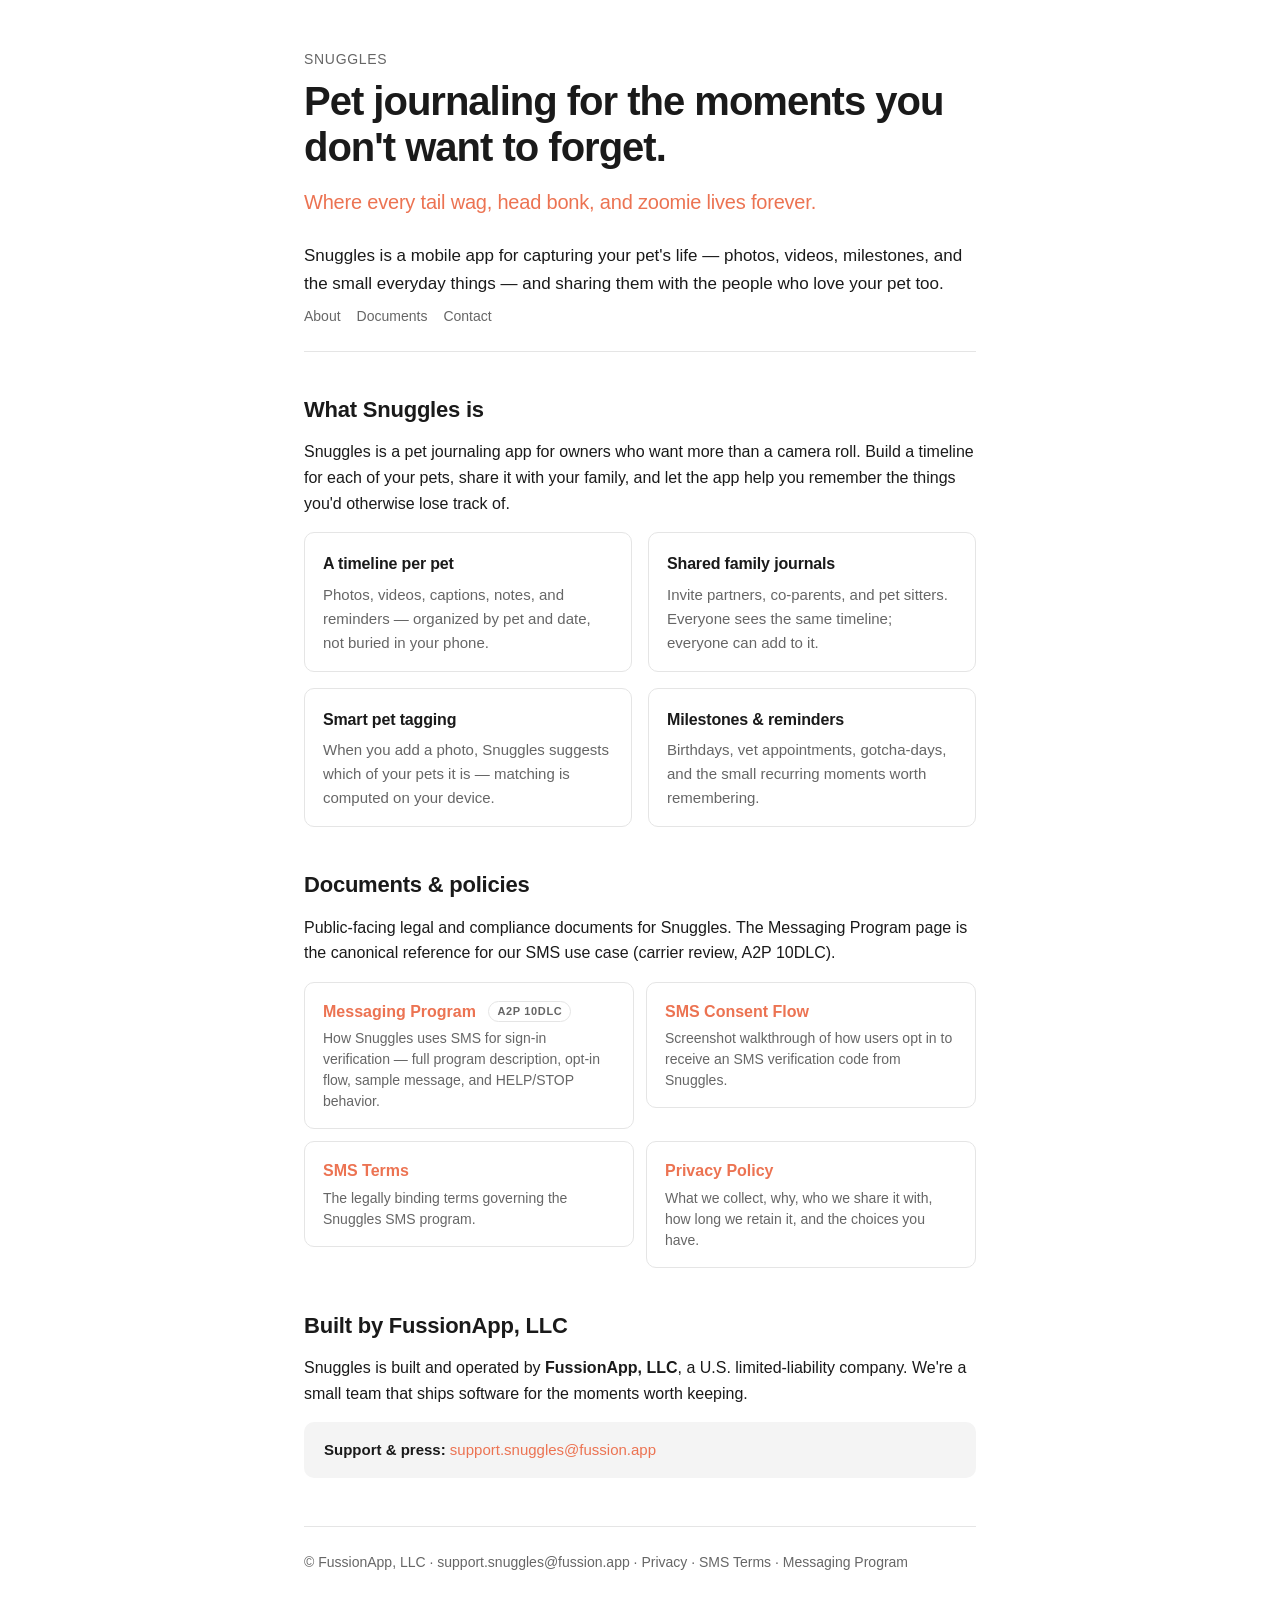
<file: index.html>
<!DOCTYPE html>
<html lang="en">
<head>
<meta charset="utf-8">
<meta name="viewport" content="width=device-width, initial-scale=1">
<title>Snuggles — Pet journaling for the moments you don't want to forget</title>
<meta name="description" content="Snuggles is a pet journaling app from FussionApp, LLC. Capture, share, and preserve every tail wag, head bonk, and zoomie of your pet's life.">
<link rel="icon" type="image/png" href="/icon.png">
<link rel="apple-touch-icon" href="/icon.png">
<link rel="stylesheet" href="/style.css">
<style>
  .hero h1 {
    font-size: 40px;
    line-height: 1.15;
    letter-spacing: -0.025em;
    margin: 8px 0 16px;
  }
  .hero .tagline {
    font-size: 20px;
    color: var(--accent);
    font-weight: 500;
    margin: 0 0 24px;
    letter-spacing: -0.01em;
  }
  .hero .lede {
    font-size: 17px;
    color: var(--fg);
    margin: 0 0 8px;
  }

  .feature-grid {
    display: grid;
    grid-template-columns: repeat(auto-fit, minmax(220px, 1fr));
    gap: 16px;
    margin: 16px 0 8px;
  }
  .feature {
    border: 1px solid var(--rule);
    border-radius: 10px;
    padding: 18px 18px 16px;
  }
  .feature .feature-title {
    font-weight: 600;
    margin-bottom: 6px;
    letter-spacing: -0.01em;
  }
  .feature .feature-body {
    font-size: 15px;
    color: var(--muted);
    margin: 0;
  }

  .doc-list {
    display: grid;
    grid-template-columns: repeat(auto-fit, minmax(260px, 1fr));
    gap: 12px;
    margin: 16px 0 8px;
    padding: 0;
    list-style: none;
  }
  .doc-list li {
    margin: 0;
  }
  .doc-list a.doc-card {
    display: block;
    border: 1px solid var(--rule);
    border-radius: 10px;
    padding: 16px 18px;
    color: var(--fg);
    transition: border-color 0.15s ease, background 0.15s ease;
  }
  .doc-list a.doc-card:hover {
    border-color: var(--accent);
    text-decoration: none;
    background: var(--code-bg);
  }
  .doc-list a.doc-card .doc-title {
    font-weight: 600;
    color: var(--accent);
    margin-bottom: 4px;
  }
  .doc-list a.doc-card .doc-desc {
    font-size: 14px;
    color: var(--muted);
    line-height: 1.5;
  }

  .doc-list .badge {
    display: inline-block;
    font-size: 11px;
    text-transform: uppercase;
    letter-spacing: 0.06em;
    color: var(--muted);
    border: 1px solid var(--rule);
    border-radius: 999px;
    padding: 1px 8px;
    margin-left: 8px;
    vertical-align: 2px;
  }

  .contact {
    background: var(--code-bg);
    border-radius: 10px;
    padding: 16px 20px;
    margin: 16px 0 0;
    font-size: 15px;
  }
</style>
</head>
<body>
<div class="container">
  <header class="hero">
    <div class="brand">Snuggles</div>
    <h1>Pet journaling for the moments you don't want to forget.</h1>
    <p class="tagline">Where every tail wag, head bonk, and zoomie lives forever.</p>
    <p class="lede">Snuggles is a mobile app for capturing your pet's life &mdash; photos, videos, milestones, and the small everyday things &mdash; and sharing them with the people who love your pet too.</p>
    <div class="nav">
      <a href="#about">About</a>
      <a href="#documents">Documents</a>
      <a href="#contact">Contact</a>
    </div>
  </header>

  <h2 id="about">What Snuggles is</h2>
  <p>Snuggles is a pet journaling app for owners who want more than a camera roll. Build a timeline for each of your pets, share it with your family, and let the app help you remember the things you'd otherwise lose track of.</p>

  <div class="feature-grid">
    <div class="feature">
      <div class="feature-title">A timeline per pet</div>
      <p class="feature-body">Photos, videos, captions, notes, and reminders &mdash; organized by pet and date, not buried in your phone.</p>
    </div>
    <div class="feature">
      <div class="feature-title">Shared family journals</div>
      <p class="feature-body">Invite partners, co-parents, and pet sitters. Everyone sees the same timeline; everyone can add to it.</p>
    </div>
    <div class="feature">
      <div class="feature-title">Smart pet tagging</div>
      <p class="feature-body">When you add a photo, Snuggles suggests which of your pets it is &mdash; matching is computed on your device.</p>
    </div>
    <div class="feature">
      <div class="feature-title">Milestones &amp; reminders</div>
      <p class="feature-body">Birthdays, vet appointments, gotcha-days, and the small recurring moments worth remembering.</p>
    </div>
  </div>

  <h2 id="documents">Documents &amp; policies</h2>
  <p>Public-facing legal and compliance documents for Snuggles. The Messaging Program page is the canonical reference for our SMS use case (carrier review, A2P 10DLC).</p>

  <ul class="doc-list">
    <li>
      <a class="doc-card" href="/messaging-program/">
        <div class="doc-title">Messaging Program <span class="badge">A2P 10DLC</span></div>
        <div class="doc-desc">How Snuggles uses SMS for sign-in verification &mdash; full program description, opt-in flow, sample message, and HELP/STOP behavior.</div>
      </a>
    </li>
    <li>
      <a class="doc-card" href="/sms-consent/">
        <div class="doc-title">SMS Consent Flow</div>
        <div class="doc-desc">Screenshot walkthrough of how users opt in to receive an SMS verification code from Snuggles.</div>
      </a>
    </li>
    <li>
      <a class="doc-card" href="/terms/">
        <div class="doc-title">SMS Terms</div>
        <div class="doc-desc">The legally binding terms governing the Snuggles SMS program.</div>
      </a>
    </li>
    <li>
      <a class="doc-card" href="/privacy/">
        <div class="doc-title">Privacy Policy</div>
        <div class="doc-desc">What we collect, why, who we share it with, how long we retain it, and the choices you have.</div>
      </a>
    </li>
  </ul>

  <h2 id="contact">Built by FussionApp, LLC</h2>
  <p>Snuggles is built and operated by <strong>FussionApp, LLC</strong>, a U.S. limited-liability company. We're a small team that ships software for the moments worth keeping.</p>

  <div class="contact">
    <strong>Support &amp; press:</strong> <a href="mailto:support.snuggles@fussion.app">support.snuggles@fussion.app</a>
  </div>

  <footer>
    &copy; FussionApp, LLC ·
    <a href="mailto:support.snuggles@fussion.app">support.snuggles@fussion.app</a> ·
    <a href="/privacy/">Privacy</a> ·
    <a href="/terms/">SMS Terms</a> ·
    <a href="/messaging-program/">Messaging Program</a>
  </footer>
</div>
</body>
</html>
</file>
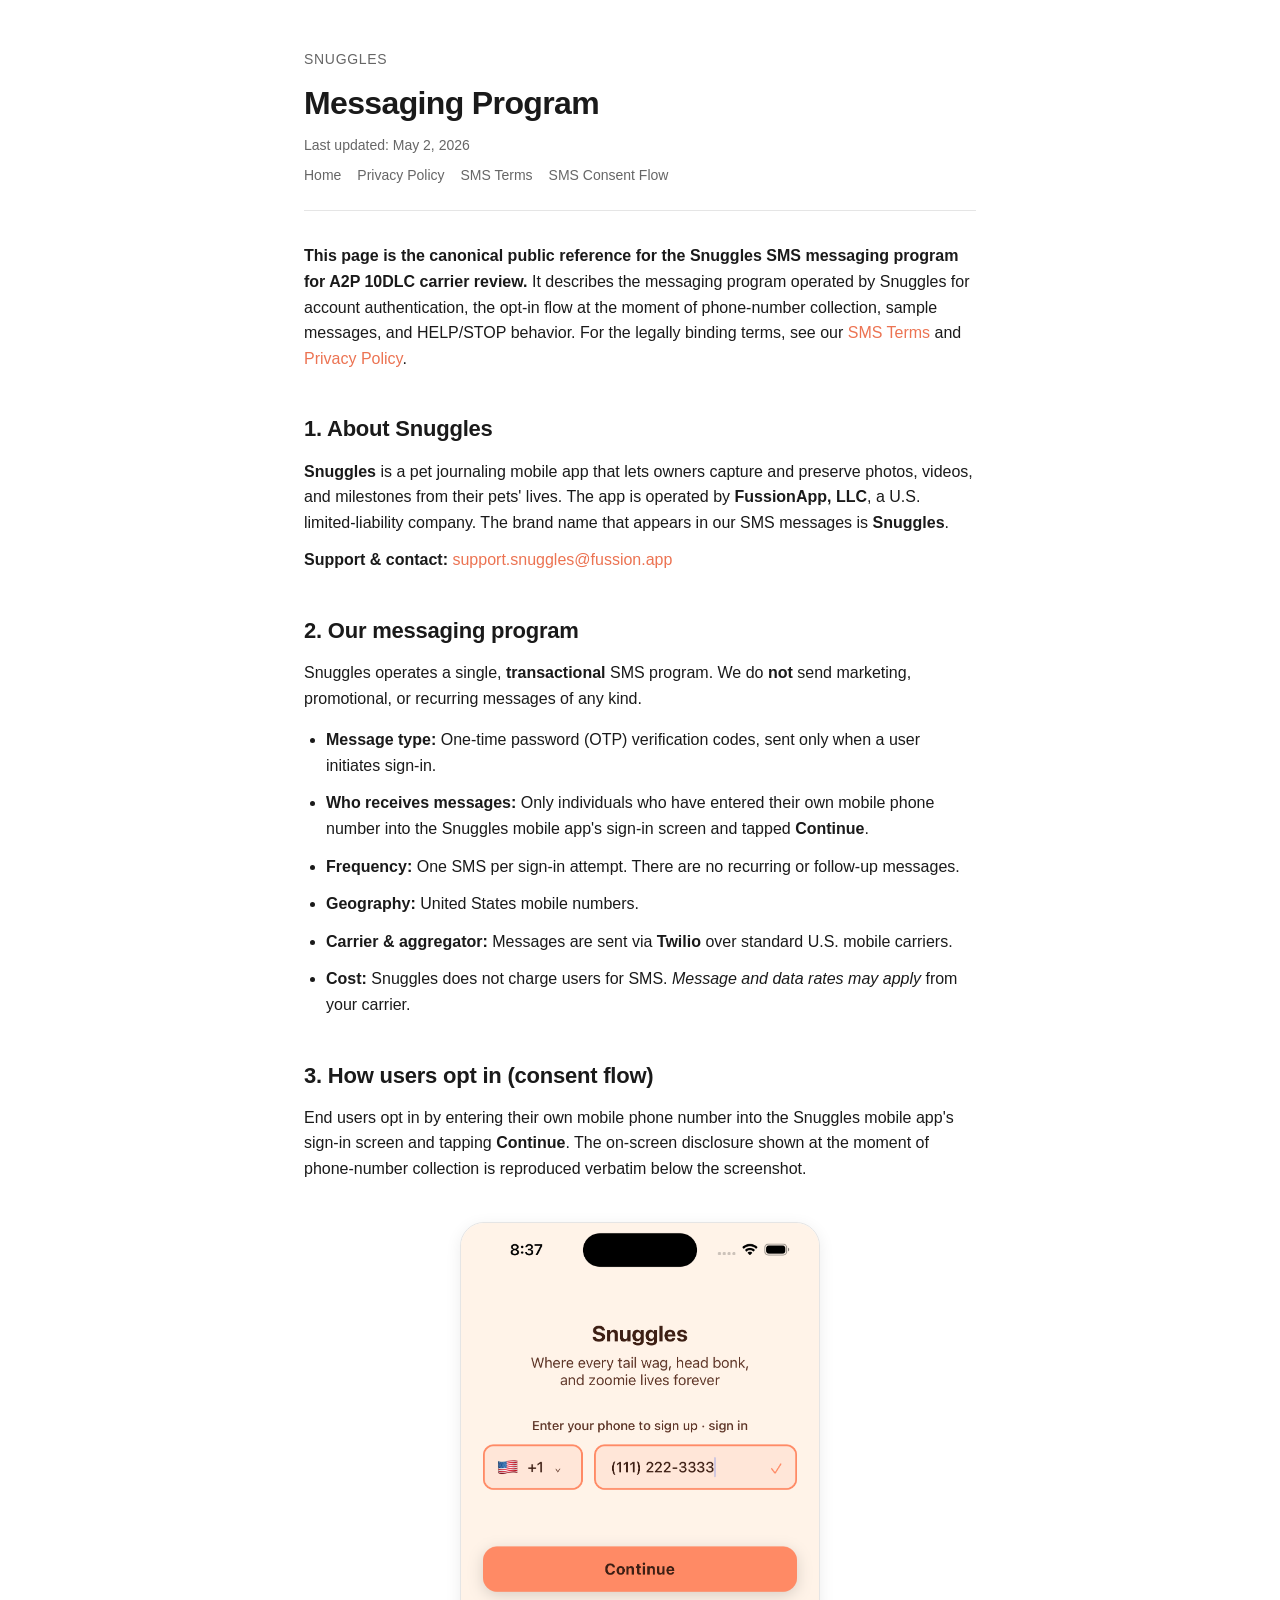
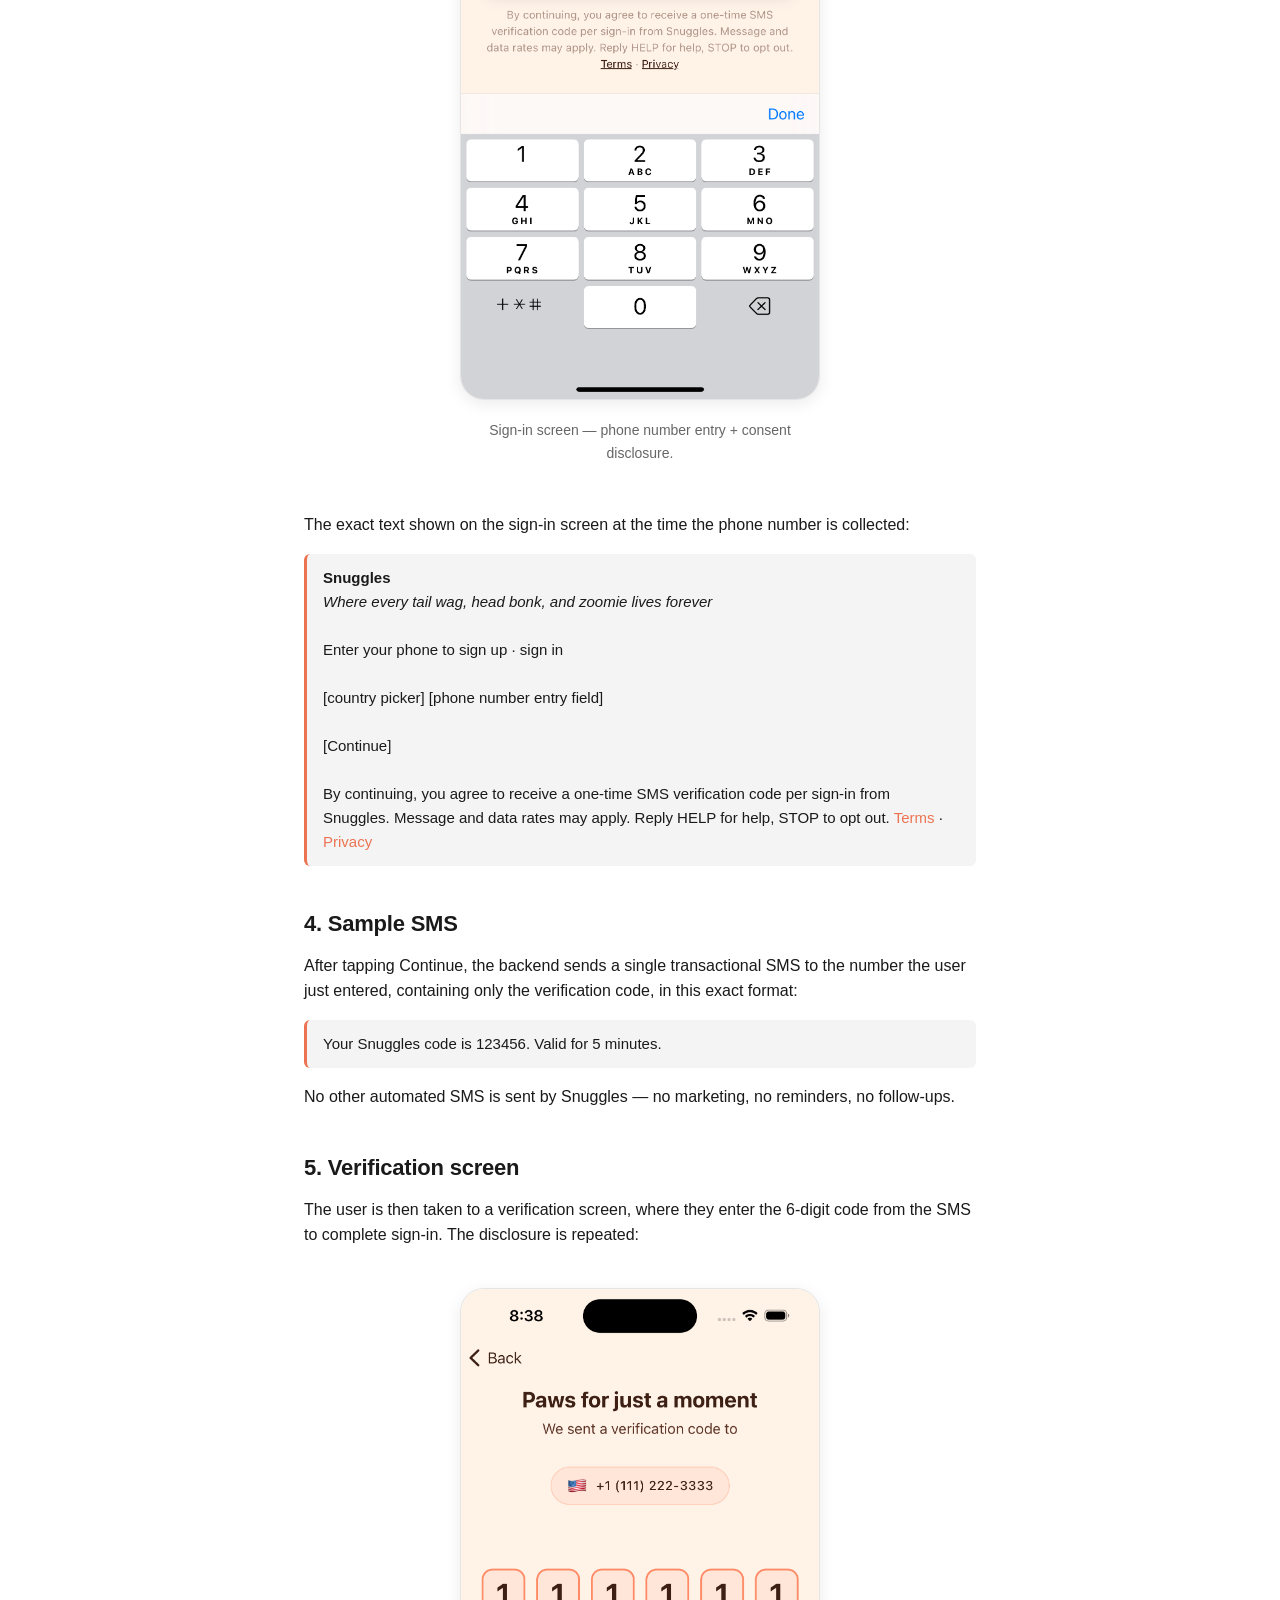
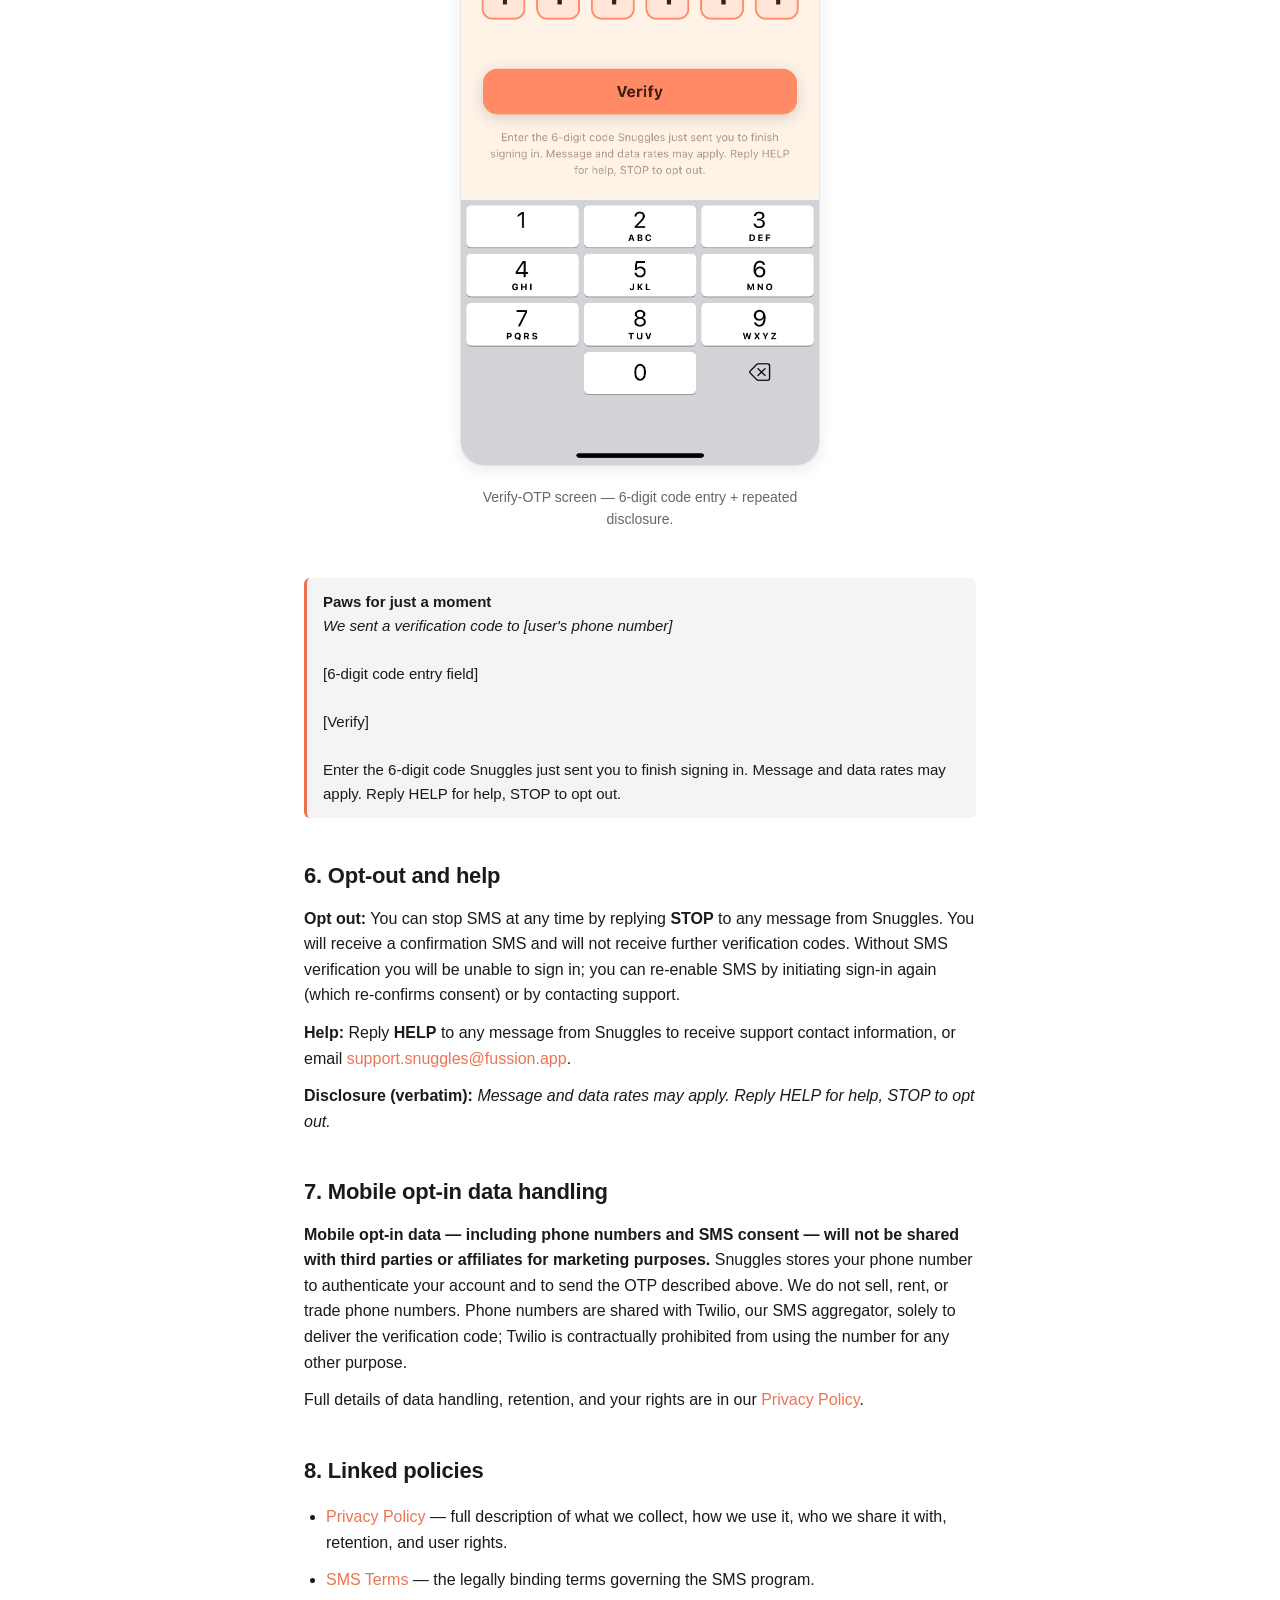
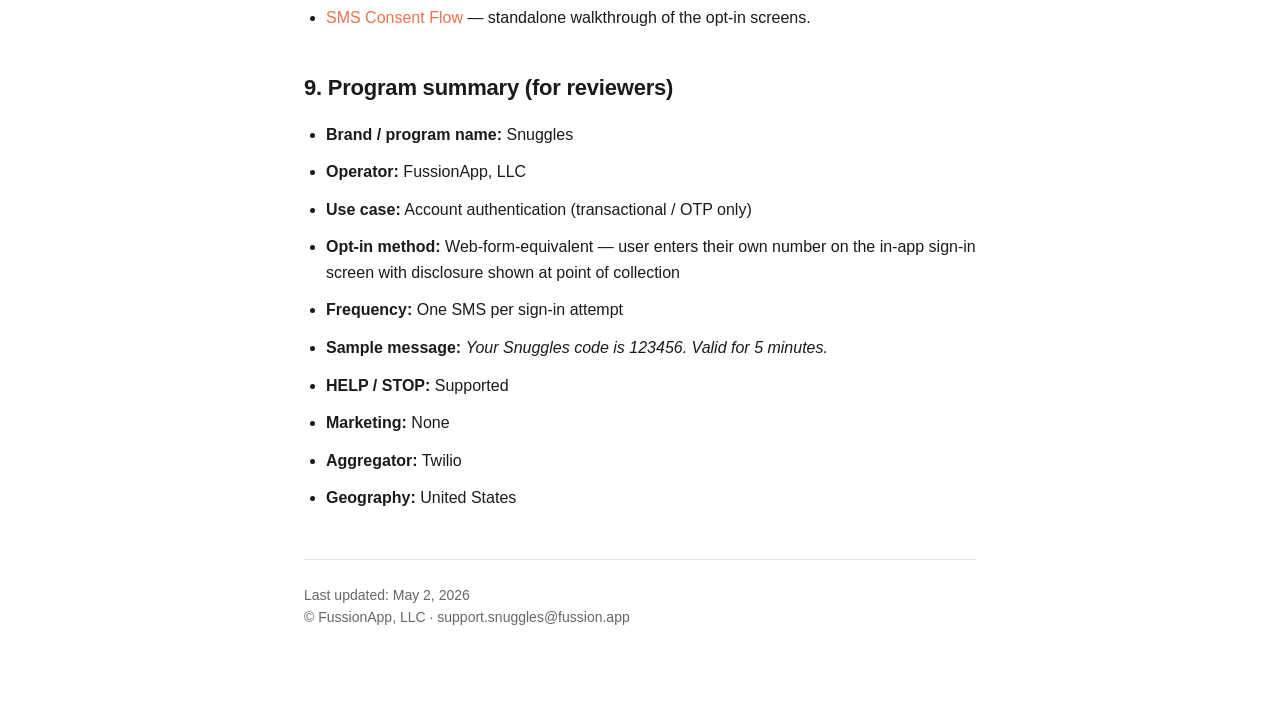
<file: messaging-program/index.html>
<!DOCTYPE html>
<html lang="en">
<head>
<meta charset="utf-8">
<meta name="viewport" content="width=device-width, initial-scale=1">
<title>Snuggles — Messaging Program</title>
<link rel="icon" type="image/png" href="/icon.png">
<link rel="apple-touch-icon" href="/icon.png">
<link rel="stylesheet" href="/style.css">
<style>
  .screenshots {
    display: flex;
    flex-wrap: wrap;
    gap: 24px;
    margin: 24px 0 32px;
    justify-content: center;
  }
  .screenshot {
    flex: 1 1 280px;
    max-width: 360px;
    text-align: center;
  }
  .screenshot img {
    width: 100%;
    height: auto;
    border-radius: 24px;
    border: 1px solid var(--rule);
    box-shadow: 0 4px 16px rgba(0, 0, 0, 0.08);
    background: var(--code-bg);
  }
  .screenshot figcaption {
    font-size: 14px;
    color: var(--muted);
    margin-top: 12px;
  }
  .disclosure {
    background: var(--code-bg);
    border-left: 3px solid var(--accent);
    padding: 12px 16px;
    border-radius: 6px;
    margin: 16px 0;
    font-size: 15px;
  }
</style>
</head>
<body>
<div class="container">
  <header>
    <div class="brand">Snuggles</div>
    <h1>Messaging Program</h1>
    <div class="updated">Last updated: May 2, 2026</div>
    <div class="nav">
      <a href="/">Home</a>
      <a href="/privacy/">Privacy Policy</a>
      <a href="/terms/">SMS Terms</a>
      <a href="/sms-consent/">SMS Consent Flow</a>
    </div>
  </header>

  <p><strong>This page is the canonical public reference for the Snuggles SMS messaging program for A2P 10DLC carrier review.</strong> It describes the messaging program operated by Snuggles for account authentication, the opt-in flow at the moment of phone-number collection, sample messages, and HELP/STOP behavior. For the legally binding terms, see our <a href="/terms/">SMS Terms</a> and <a href="/privacy/">Privacy Policy</a>.</p>

  <h2>1. About Snuggles</h2>
  <p><strong>Snuggles</strong> is a pet journaling mobile app that lets owners capture and preserve photos, videos, and milestones from their pets' lives. The app is operated by <strong>FussionApp, LLC</strong>, a U.S. limited-liability company. The brand name that appears in our SMS messages is <strong>Snuggles</strong>.</p>
  <p><strong>Support &amp; contact:</strong> <a href="mailto:support.snuggles@fussion.app">support.snuggles@fussion.app</a></p>

  <h2>2. Our messaging program</h2>
  <p>Snuggles operates a single, <strong>transactional</strong> SMS program. We do <strong>not</strong> send marketing, promotional, or recurring messages of any kind.</p>
  <ul>
    <li><strong>Message type:</strong> One-time password (OTP) verification codes, sent only when a user initiates sign-in.</li>
    <li><strong>Who receives messages:</strong> Only individuals who have entered their own mobile phone number into the Snuggles mobile app's sign-in screen and tapped <strong>Continue</strong>.</li>
    <li><strong>Frequency:</strong> One SMS per sign-in attempt. There are no recurring or follow-up messages.</li>
    <li><strong>Geography:</strong> United States mobile numbers.</li>
    <li><strong>Carrier &amp; aggregator:</strong> Messages are sent via <strong>Twilio</strong> over standard U.S. mobile carriers.</li>
    <li><strong>Cost:</strong> Snuggles does not charge users for SMS. <em>Message and data rates may apply</em> from your carrier.</li>
  </ul>

  <h2>3. How users opt in (consent flow)</h2>
  <p>End users opt in by entering their own mobile phone number into the Snuggles mobile app's sign-in screen and tapping <strong>Continue</strong>. The on-screen disclosure shown at the moment of phone-number collection is reproduced verbatim below the screenshot.</p>

  <div class="screenshots">
    <figure class="screenshot">
      <img src="/sms-consent/images/signin.png" alt="Snuggles sign-in screen with phone-number entry, Continue button, and SMS consent disclosure.">
      <figcaption>Sign-in screen — phone number entry + consent disclosure.</figcaption>
    </figure>
  </div>

  <p>The exact text shown on the sign-in screen at the time the phone number is collected:</p>

  <div class="disclosure">
    <strong>Snuggles</strong><br>
    <em>Where every tail wag, head bonk, and zoomie lives forever</em><br><br>
    Enter your phone to sign up · sign in<br><br>
    [country picker] [phone number entry field]<br><br>
    [Continue]<br><br>
    By continuing, you agree to receive a one-time SMS verification code per
    sign-in from Snuggles. Message and data rates may apply. Reply HELP for
    help, STOP to opt out. <a href="/terms/">Terms</a> · <a href="/privacy/">Privacy</a>
  </div>

  <h2>4. Sample SMS</h2>
  <p>After tapping Continue, the backend sends a single transactional SMS to the number the user just entered, containing only the verification code, in this exact format:</p>
  <div class="disclosure">
    Your Snuggles code is 123456. Valid for 5 minutes.
  </div>
  <p>No other automated SMS is sent by Snuggles &mdash; no marketing, no reminders, no follow-ups.</p>

  <h2>5. Verification screen</h2>
  <p>The user is then taken to a verification screen, where they enter the 6-digit code from the SMS to complete sign-in. The disclosure is repeated:</p>

  <div class="screenshots">
    <figure class="screenshot">
      <img src="/sms-consent/images/verify.png" alt="Snuggles verification screen with 6-digit code entry field, Verify button, and disclosure repeating fee/HELP/STOP language.">
      <figcaption>Verify-OTP screen — 6-digit code entry + repeated disclosure.</figcaption>
    </figure>
  </div>

  <div class="disclosure">
    <strong>Paws for just a moment</strong><br>
    <em>We sent a verification code to [user's phone number]</em><br><br>
    [6-digit code entry field]<br><br>
    [Verify]<br><br>
    Enter the 6-digit code Snuggles just sent you to finish signing in. Message
    and data rates may apply. Reply HELP for help, STOP to opt out.
  </div>

  <h2>6. Opt-out and help</h2>
  <p><strong>Opt out:</strong> You can stop SMS at any time by replying <strong>STOP</strong> to any message from Snuggles. You will receive a confirmation SMS and will not receive further verification codes. Without SMS verification you will be unable to sign in; you can re-enable SMS by initiating sign-in again (which re-confirms consent) or by contacting support.</p>
  <p><strong>Help:</strong> Reply <strong>HELP</strong> to any message from Snuggles to receive support contact information, or email <a href="mailto:support.snuggles@fussion.app">support.snuggles@fussion.app</a>.</p>
  <p><strong>Disclosure (verbatim):</strong> <em>Message and data rates may apply. Reply HELP for help, STOP to opt out.</em></p>

  <h2>7. Mobile opt-in data handling</h2>
  <p><strong>Mobile opt-in data &mdash; including phone numbers and SMS consent &mdash; will not be shared with third parties or affiliates for marketing purposes.</strong> Snuggles stores your phone number to authenticate your account and to send the OTP described above. We do not sell, rent, or trade phone numbers. Phone numbers are shared with Twilio, our SMS aggregator, solely to deliver the verification code; Twilio is contractually prohibited from using the number for any other purpose.</p>
  <p>Full details of data handling, retention, and your rights are in our <a href="/privacy/">Privacy Policy</a>.</p>

  <h2>8. Linked policies</h2>
  <ul>
    <li><a href="/privacy/">Privacy Policy</a> &mdash; full description of what we collect, how we use it, who we share it with, retention, and user rights.</li>
    <li><a href="/terms/">SMS Terms</a> &mdash; the legally binding terms governing the SMS program.</li>
    <li><a href="/sms-consent/">SMS Consent Flow</a> &mdash; standalone walkthrough of the opt-in screens.</li>
  </ul>

  <h2>9. Program summary (for reviewers)</h2>
  <ul>
    <li><strong>Brand / program name:</strong> Snuggles</li>
    <li><strong>Operator:</strong> FussionApp, LLC</li>
    <li><strong>Use case:</strong> Account authentication (transactional / OTP only)</li>
    <li><strong>Opt-in method:</strong> Web-form-equivalent &mdash; user enters their own number on the in-app sign-in screen with disclosure shown at point of collection</li>
    <li><strong>Frequency:</strong> One SMS per sign-in attempt</li>
    <li><strong>Sample message:</strong> <em>Your Snuggles code is 123456. Valid for 5 minutes.</em></li>
    <li><strong>HELP / STOP:</strong> Supported</li>
    <li><strong>Marketing:</strong> None</li>
    <li><strong>Aggregator:</strong> Twilio</li>
    <li><strong>Geography:</strong> United States</li>
  </ul>

  <footer>
    <div class="updated">Last updated: May 2, 2026</div>
    &copy; FussionApp, LLC ·
    <a href="mailto:support.snuggles@fussion.app">support.snuggles@fussion.app</a>
  </footer>
</div>
</body>
</html>
</file>
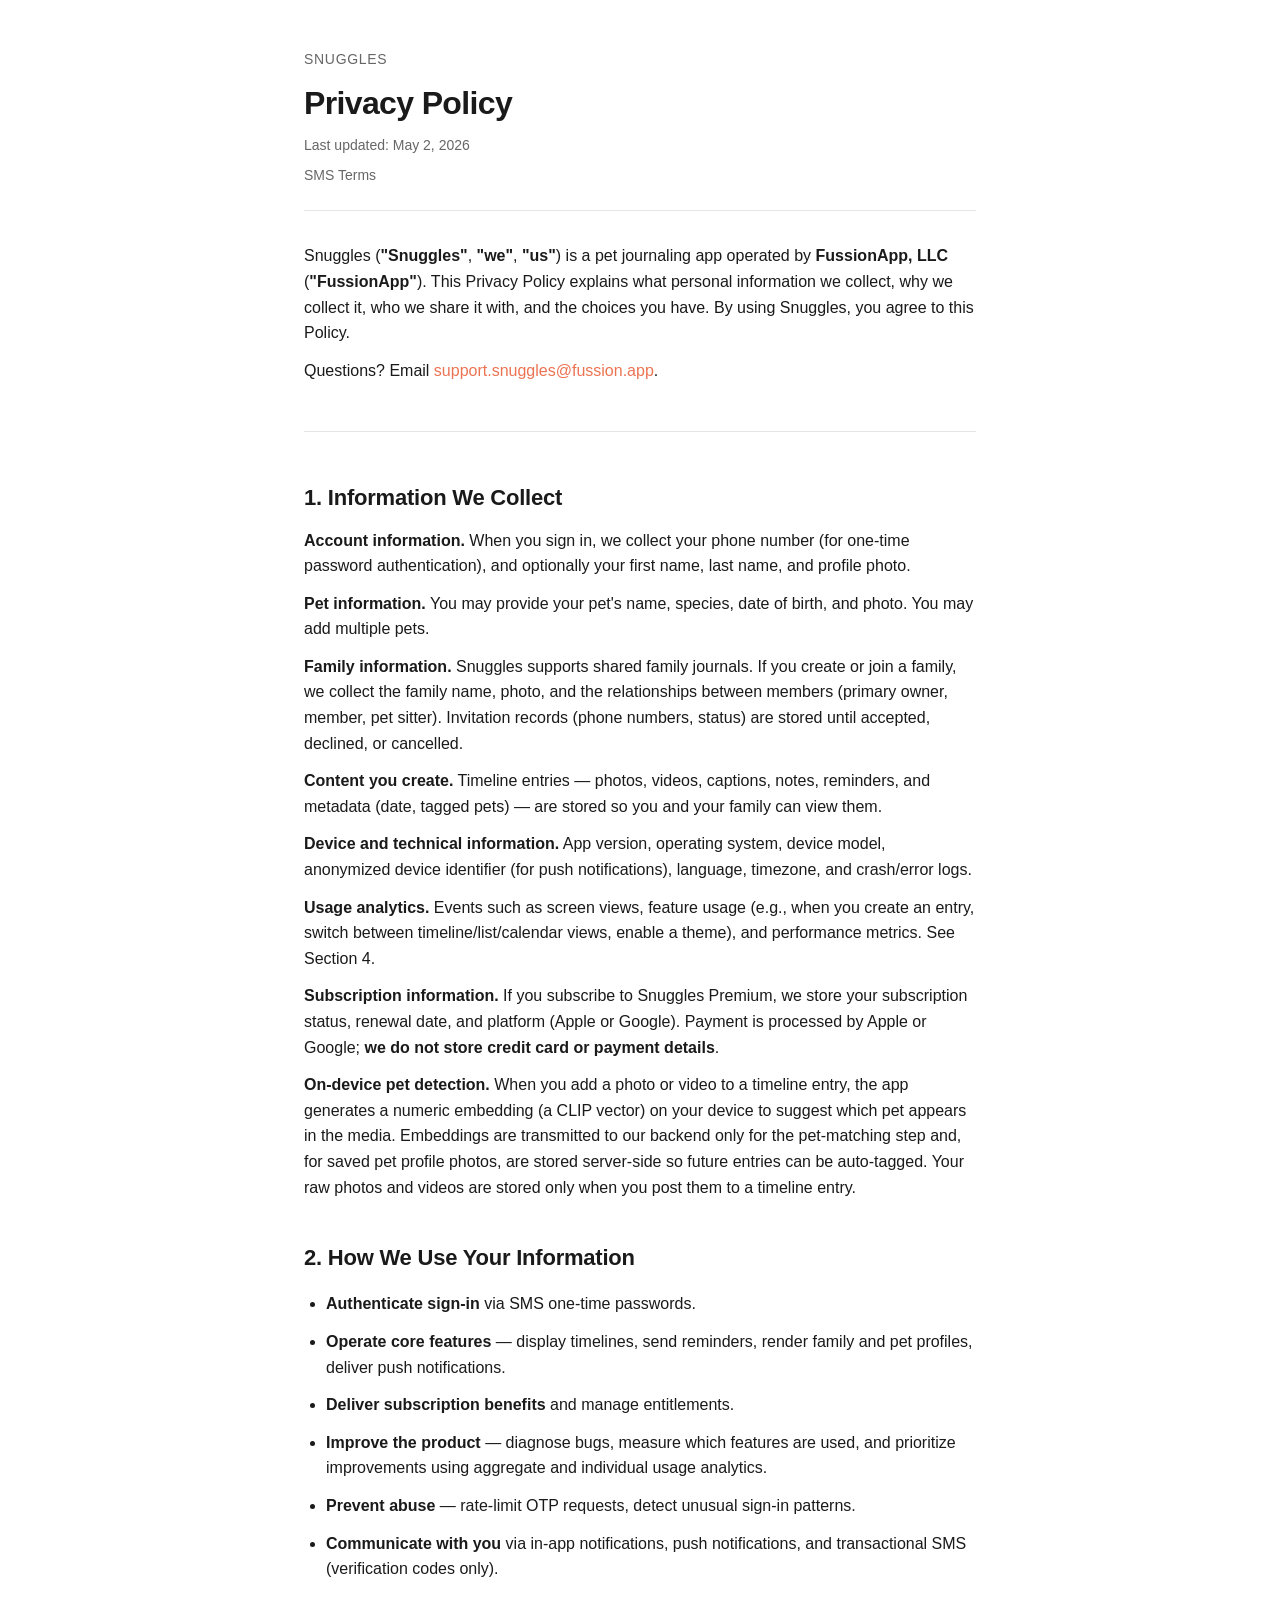
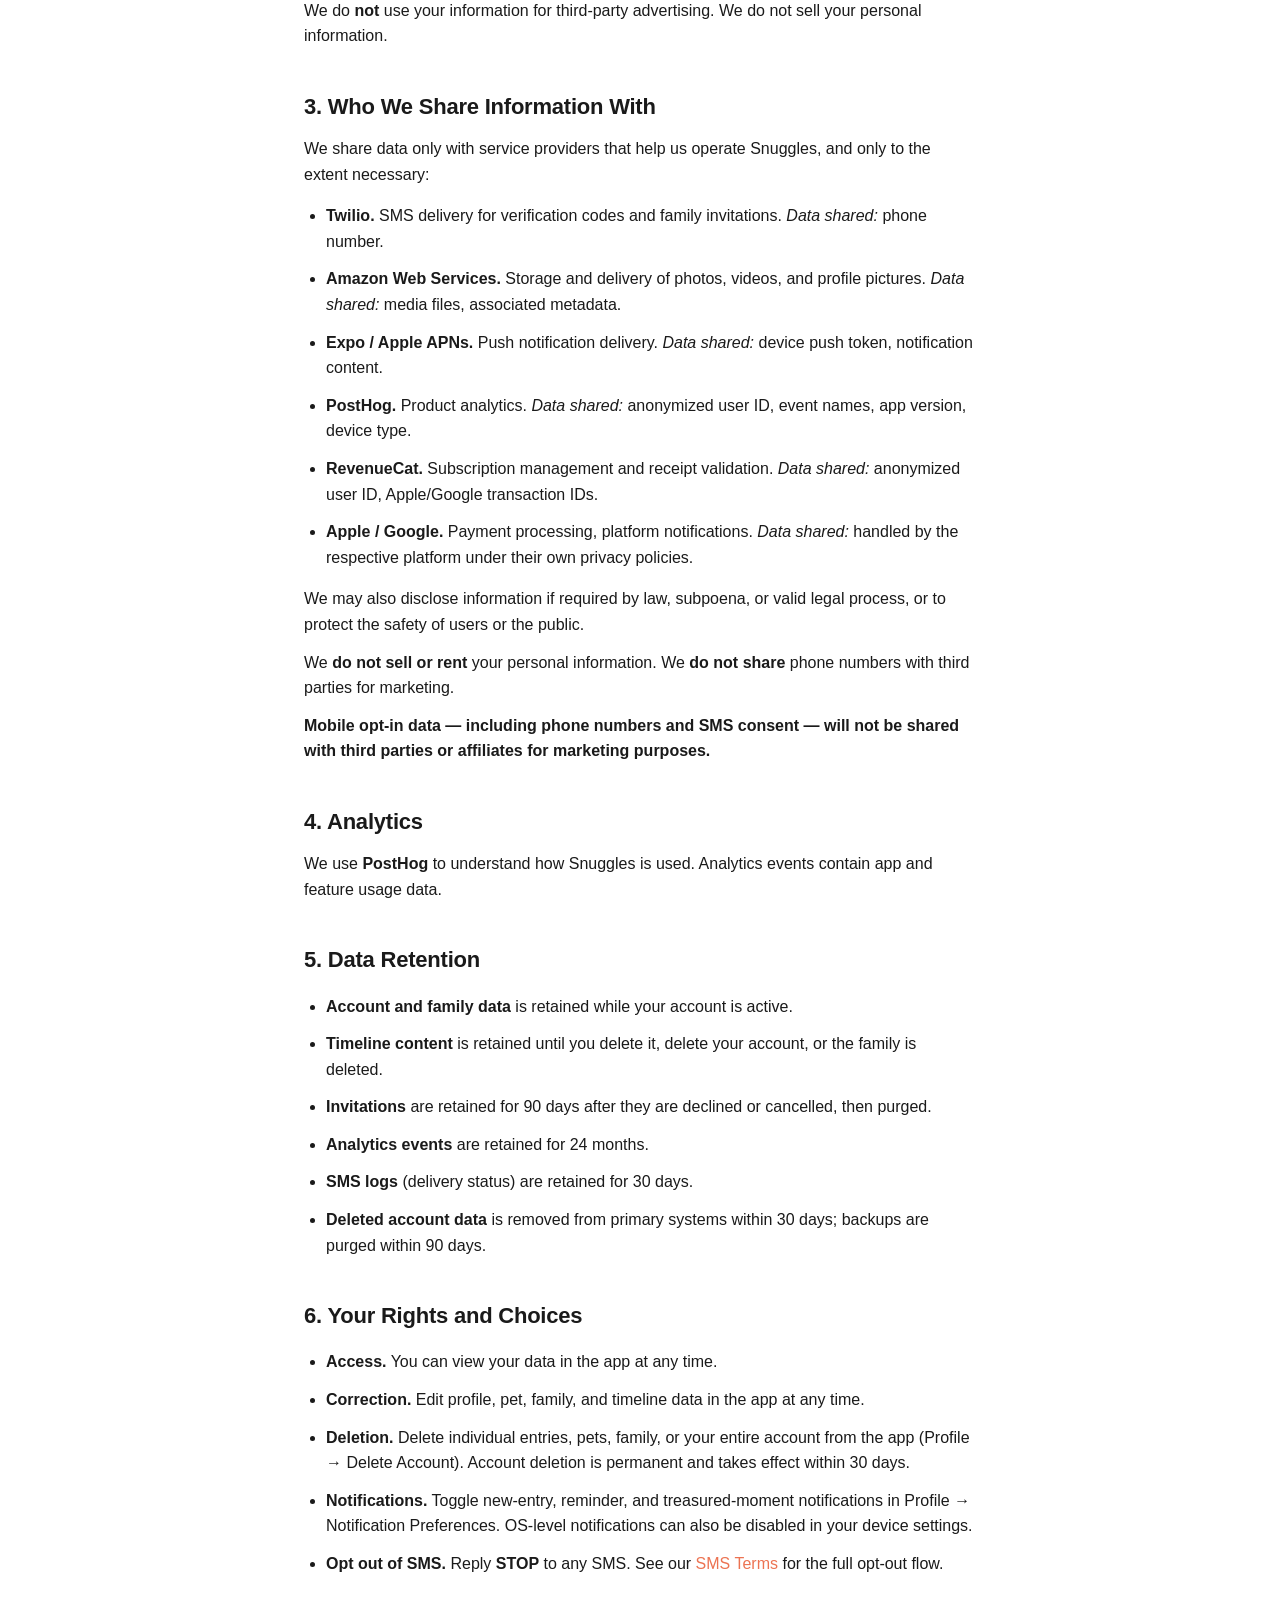
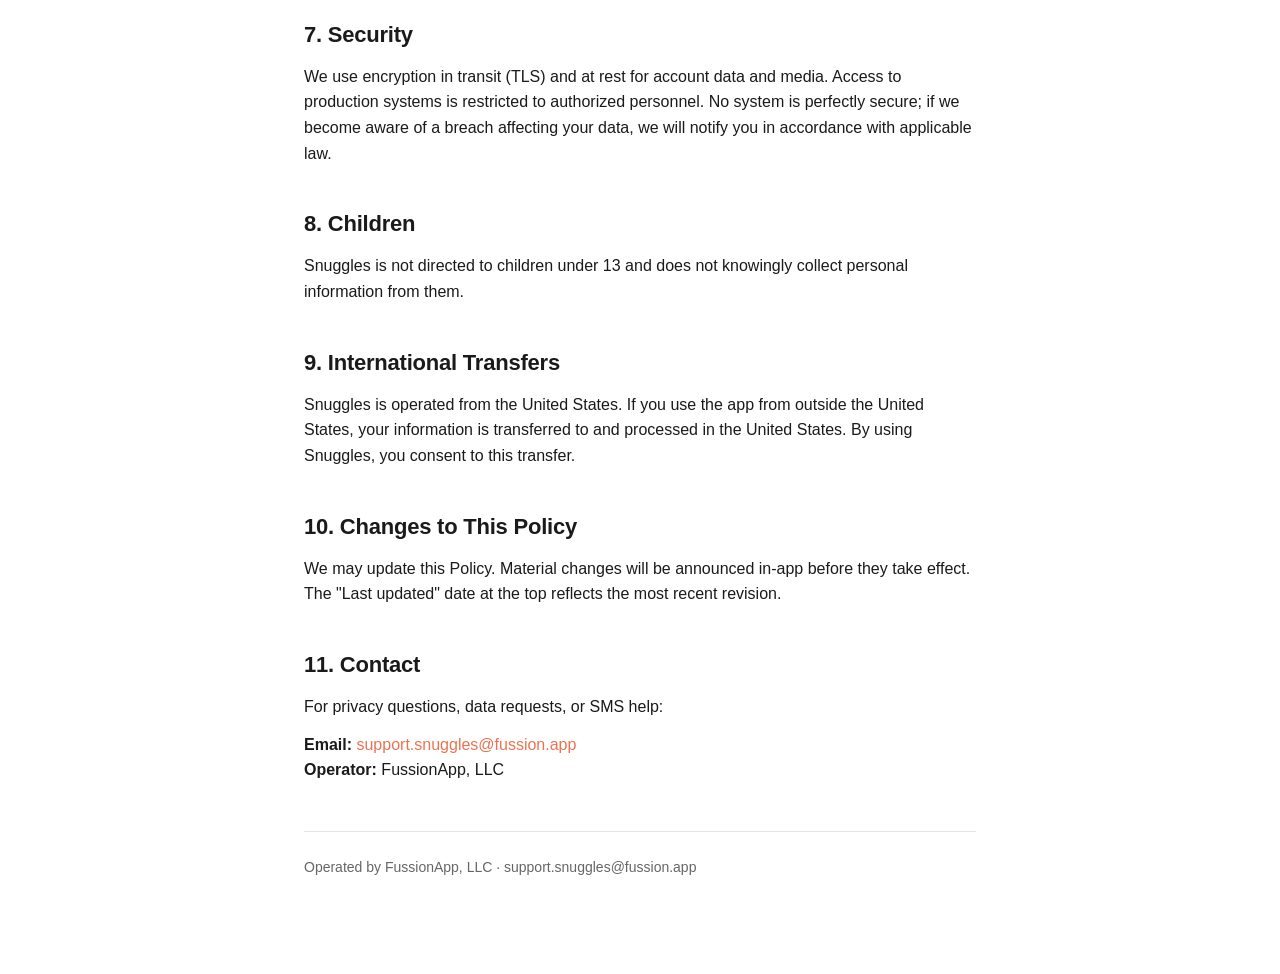
<file: privacy/index.html>
<!DOCTYPE html>
<html lang="en">
<head>
<meta charset="utf-8">
<meta name="viewport" content="width=device-width, initial-scale=1">
<title>Privacy Policy — Snuggles</title>
<link rel="icon" type="image/png" href="/icon.png">
<link rel="apple-touch-icon" href="/icon.png">
<link rel="stylesheet" href="/style.css">
</head>
<body>
<div class="container">
  <header>
    <div class="brand">Snuggles</div>
    <h1>Privacy Policy</h1>
    <div class="updated">Last updated: May 2, 2026</div>
    <div class="nav">
      <a href="/terms/">SMS Terms</a>
    </div>
  </header>

  <p>Snuggles (<strong>"Snuggles"</strong>, <strong>"we"</strong>, <strong>"us"</strong>) is a pet journaling app operated by <strong>FussionApp, LLC</strong> (<strong>"FussionApp"</strong>). This Privacy Policy explains what personal information we collect, why we collect it, who we share it with, and the choices you have. By using Snuggles, you agree to this Policy.</p>

  <p>Questions? Email <a href="mailto:support.snuggles@fussion.app">support.snuggles@fussion.app</a>.</p>

  <hr>

  <h2>1. Information We Collect</h2>
  <p><strong>Account information.</strong> When you sign in, we collect your phone number (for one-time password authentication), and optionally your first name, last name, and profile photo.</p>
  <p><strong>Pet information.</strong> You may provide your pet's name, species, date of birth, and photo. You may add multiple pets.</p>
  <p><strong>Family information.</strong> Snuggles supports shared family journals. If you create or join a family, we collect the family name, photo, and the relationships between members (primary owner, member, pet sitter). Invitation records (phone numbers, status) are stored until accepted, declined, or cancelled.</p>
  <p><strong>Content you create.</strong> Timeline entries &mdash; photos, videos, captions, notes, reminders, and metadata (date, tagged pets) &mdash; are stored so you and your family can view them.</p>
  <p><strong>Device and technical information.</strong> App version, operating system, device model, anonymized device identifier (for push notifications), language, timezone, and crash/error logs.</p>
  <p><strong>Usage analytics.</strong> Events such as screen views, feature usage (e.g., when you create an entry, switch between timeline/list/calendar views, enable a theme), and performance metrics. See Section 4.</p>
  <p><strong>Subscription information.</strong> If you subscribe to Snuggles Premium, we store your subscription status, renewal date, and platform (Apple or Google). Payment is processed by Apple or Google; <strong>we do not store credit card or payment details</strong>.</p>
  <p><strong>On-device pet detection.</strong> When you add a photo or video to a timeline entry, the app generates a numeric embedding (a CLIP vector) on your device to suggest which pet appears in the media. Embeddings are transmitted to our backend only for the pet-matching step and, for saved pet profile photos, are stored server-side so future entries can be auto-tagged. Your raw photos and videos are stored only when you post them to a timeline entry.</p>

  <h2>2. How We Use Your Information</h2>
  <ul>
    <li><strong>Authenticate sign-in</strong> via SMS one-time passwords.</li>
    <li><strong>Operate core features</strong> &mdash; display timelines, send reminders, render family and pet profiles, deliver push notifications.</li>
    <li><strong>Deliver subscription benefits</strong> and manage entitlements.</li>
    <li><strong>Improve the product</strong> &mdash; diagnose bugs, measure which features are used, and prioritize improvements using aggregate and individual usage analytics.</li>
    <li><strong>Prevent abuse</strong> &mdash; rate-limit OTP requests, detect unusual sign-in patterns.</li>
    <li><strong>Communicate with you</strong> via in-app notifications, push notifications, and transactional SMS (verification codes only).</li>
  </ul>
  <p>We do <strong>not</strong> use your information for third-party advertising. We do not sell your personal information.</p>

  <h2>3. Who We Share Information With</h2>
  <p>We share data only with service providers that help us operate Snuggles, and only to the extent necessary:</p>
  <ul>
    <li><strong>Twilio.</strong> SMS delivery for verification codes and family invitations. <em>Data shared:</em> phone number.</li>
    <li><strong>Amazon Web Services.</strong> Storage and delivery of photos, videos, and profile pictures. <em>Data shared:</em> media files, associated metadata.</li>
    <li><strong>Expo / Apple APNs.</strong> Push notification delivery. <em>Data shared:</em> device push token, notification content.</li>
    <li><strong>PostHog.</strong> Product analytics. <em>Data shared:</em> anonymized user ID, event names, app version, device type.</li>
    <li><strong>RevenueCat.</strong> Subscription management and receipt validation. <em>Data shared:</em> anonymized user ID, Apple/Google transaction IDs.</li>
    <li><strong>Apple / Google.</strong> Payment processing, platform notifications. <em>Data shared:</em> handled by the respective platform under their own privacy policies.</li>
  </ul>
  <p>We may also disclose information if required by law, subpoena, or valid legal process, or to protect the safety of users or the public.</p>
  <p>We <strong>do not sell or rent</strong> your personal information. We <strong>do not share</strong> phone numbers with third parties for marketing.</p>
  <p><strong>Mobile opt-in data &mdash; including phone numbers and SMS consent &mdash; will not be shared with third parties or affiliates for marketing purposes.</strong></p>

  <h2>4. Analytics</h2>
  <p>We use <strong>PostHog</strong> to understand how Snuggles is used. Analytics events contain app and feature usage data.</p>

  <h2>5. Data Retention</h2>
  <ul>
    <li><strong>Account and family data</strong> is retained while your account is active.</li>
    <li><strong>Timeline content</strong> is retained until you delete it, delete your account, or the family is deleted.</li>
    <li><strong>Invitations</strong> are retained for 90 days after they are declined or cancelled, then purged.</li>
    <li><strong>Analytics events</strong> are retained for 24 months.</li>
    <li><strong>SMS logs</strong> (delivery status) are retained for 30 days.</li>
    <li><strong>Deleted account data</strong> is removed from primary systems within 30 days; backups are purged within 90 days.</li>
  </ul>

  <h2>6. Your Rights and Choices</h2>
  <ul>
    <li><strong>Access.</strong> You can view your data in the app at any time.</li>
    <li><strong>Correction.</strong> Edit profile, pet, family, and timeline data in the app at any time.</li>
    <li><strong>Deletion.</strong> Delete individual entries, pets, family, or your entire account from the app (Profile &rarr; Delete Account). Account deletion is permanent and takes effect within 30 days.</li>
    <li><strong>Notifications.</strong> Toggle new-entry, reminder, and treasured-moment notifications in Profile &rarr; Notification Preferences. OS-level notifications can also be disabled in your device settings.</li>
    <li><strong>Opt out of SMS.</strong> Reply <strong>STOP</strong> to any SMS. See our <a href="/terms/">SMS Terms</a> for the full opt-out flow.</li>
  </ul>

  <h2>7. Security</h2>
  <p>We use encryption in transit (TLS) and at rest for account data and media. Access to production systems is restricted to authorized personnel. No system is perfectly secure; if we become aware of a breach affecting your data, we will notify you in accordance with applicable law.</p>

  <h2>8. Children</h2>
  <p>Snuggles is not directed to children under 13 and does not knowingly collect personal information from them.</p>

  <h2>9. International Transfers</h2>
  <p>Snuggles is operated from the United States. If you use the app from outside the United States, your information is transferred to and processed in the United States. By using Snuggles, you consent to this transfer.</p>

  <h2>10. Changes to This Policy</h2>
  <p>We may update this Policy. Material changes will be announced in-app before they take effect. The "Last updated" date at the top reflects the most recent revision.</p>

  <h2>11. Contact</h2>
  <p>For privacy questions, data requests, or SMS help:</p>
  <p><strong>Email:</strong> <a href="mailto:support.snuggles@fussion.app">support.snuggles@fussion.app</a><br>
  <strong>Operator:</strong> FussionApp, LLC</p>

  <footer>
    Operated by FussionApp, LLC &middot; <a href="mailto:support.snuggles@fussion.app">support.snuggles@fussion.app</a>
  </footer>
</div>
</body>
</html>
</file>
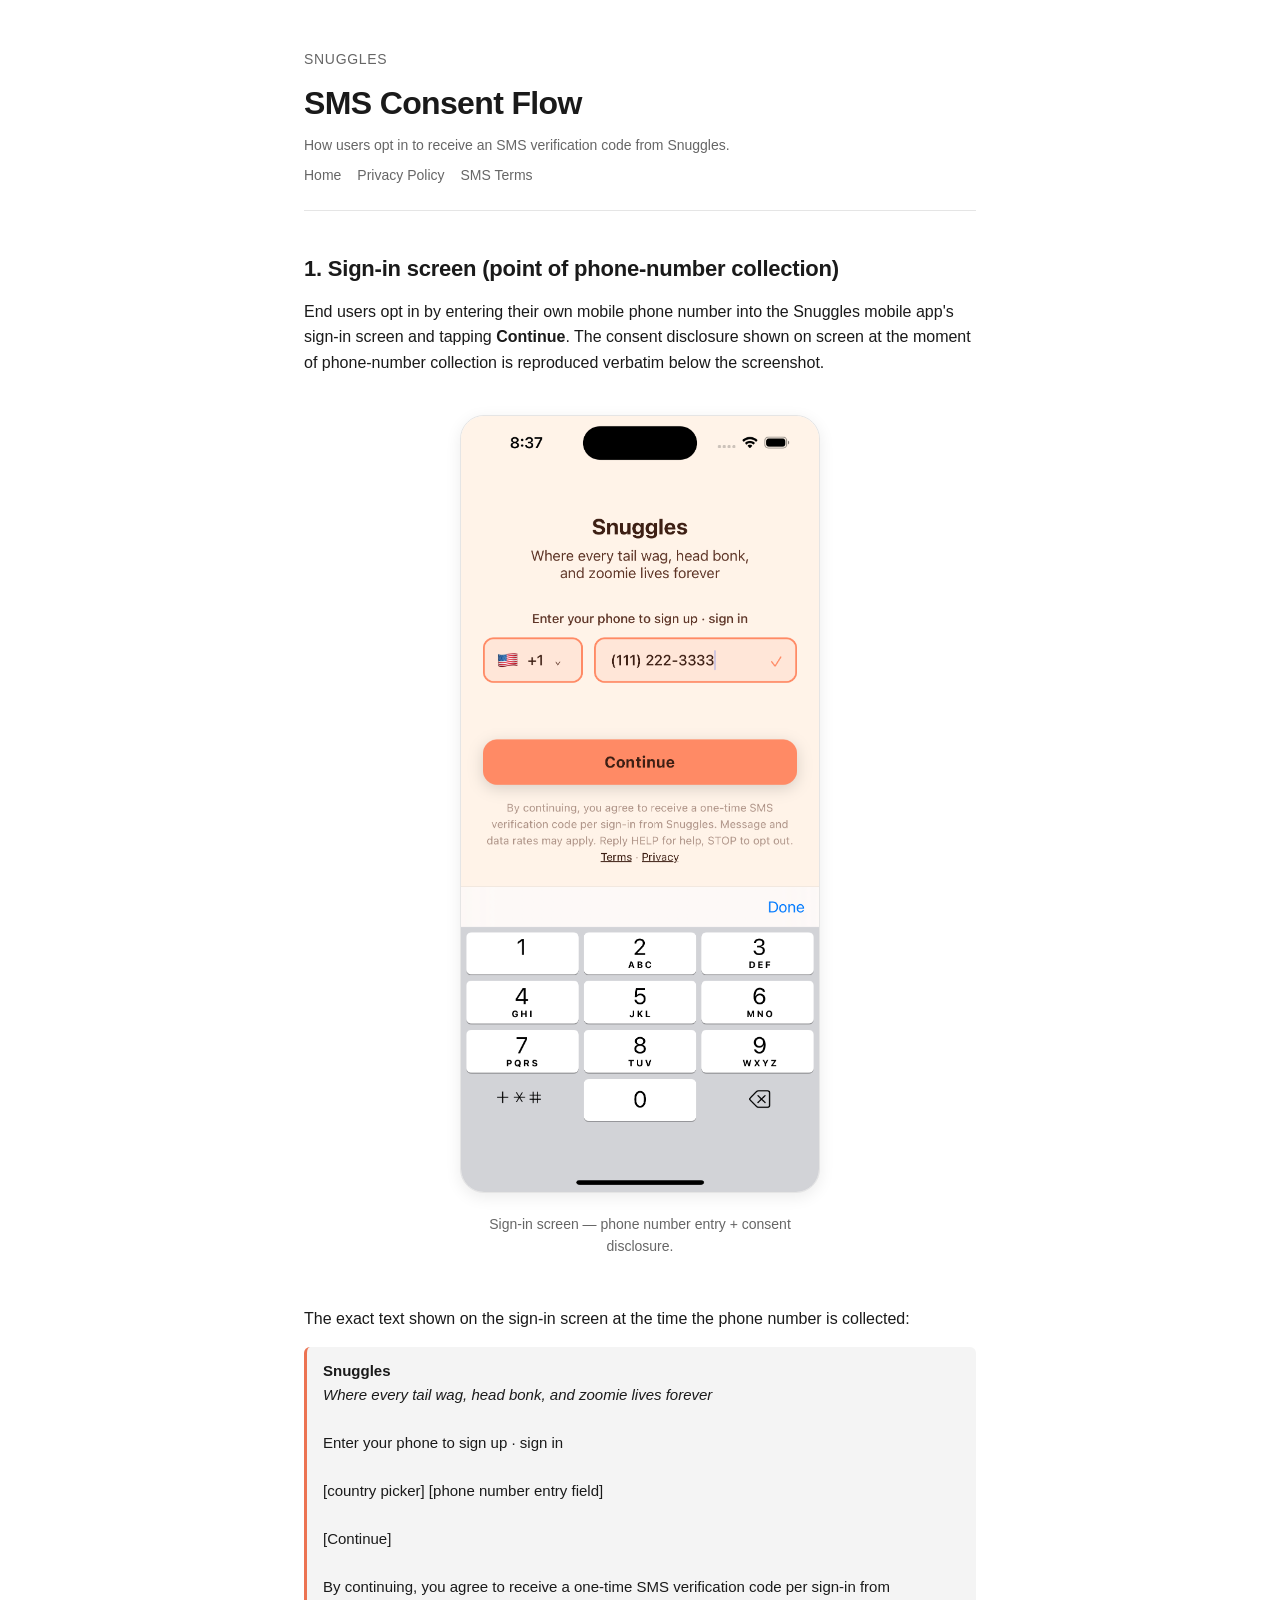
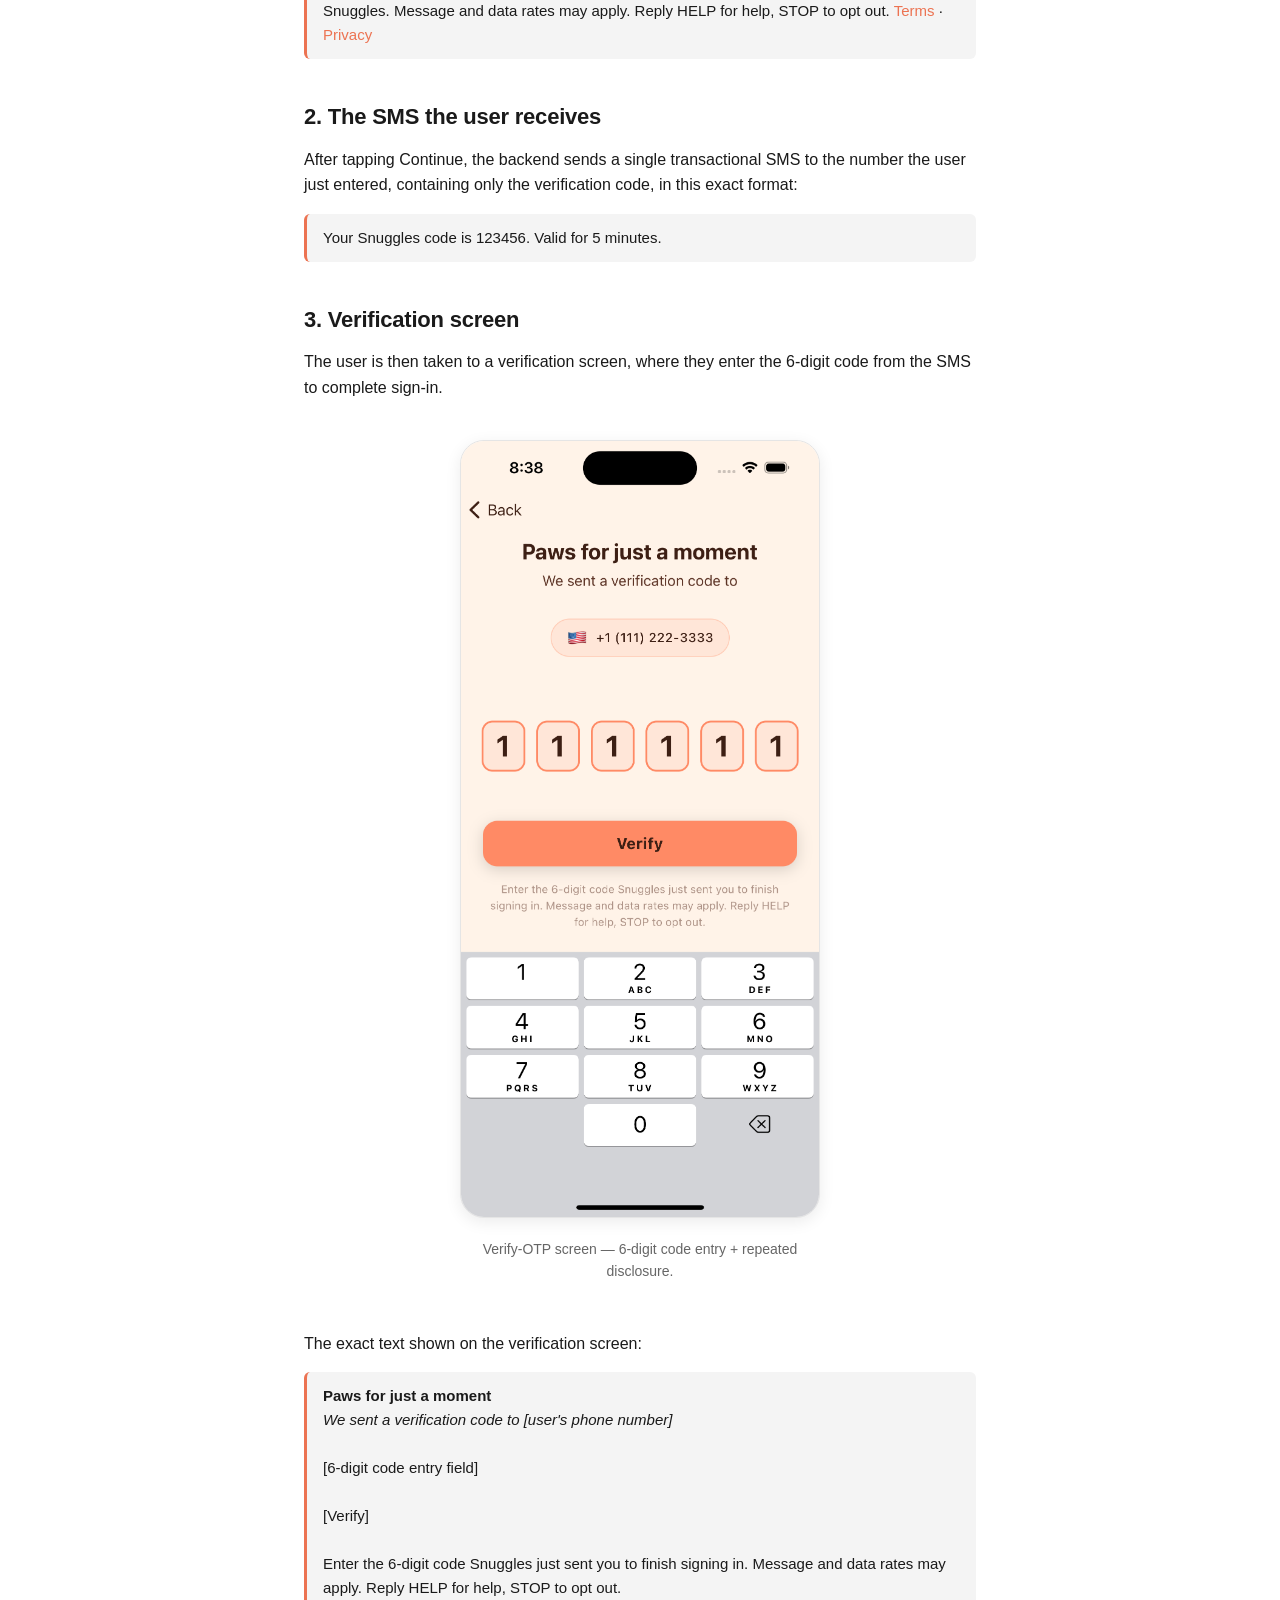
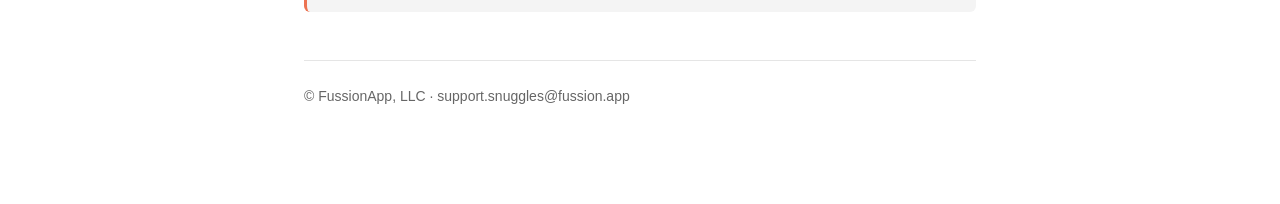
<file: sms-consent/index.html>
<!DOCTYPE html>
<html lang="en">
<head>
<meta charset="utf-8">
<meta name="viewport" content="width=device-width, initial-scale=1">
<title>Snuggles — SMS Consent Flow</title>
<link rel="icon" type="image/png" href="/icon.png">
<link rel="apple-touch-icon" href="/icon.png">
<link rel="stylesheet" href="/style.css">
<style>
  .screenshots {
    display: flex;
    flex-wrap: wrap;
    gap: 24px;
    margin: 24px 0 32px;
    justify-content: center;
  }
  .screenshot {
    flex: 1 1 280px;
    max-width: 360px;
    text-align: center;
  }
  .screenshot img {
    width: 100%;
    height: auto;
    border-radius: 24px;
    border: 1px solid var(--rule);
    box-shadow: 0 4px 16px rgba(0, 0, 0, 0.08);
    background: var(--code-bg);
  }
  .screenshot figcaption {
    font-size: 14px;
    color: var(--muted);
    margin-top: 12px;
  }
  .disclosure {
    background: var(--code-bg);
    border-left: 3px solid var(--accent);
    padding: 12px 16px;
    border-radius: 6px;
    margin: 16px 0;
    font-size: 15px;
  }
</style>
</head>
<body>
<div class="container">
  <header>
    <div class="brand">Snuggles</div>
    <h1>SMS Consent Flow</h1>
    <div class="updated">How users opt in to receive an SMS verification code from Snuggles.</div>
    <div class="nav">
      <a href="/">Home</a>
      <a href="/privacy/">Privacy Policy</a>
      <a href="/terms/">SMS Terms</a>
    </div>
  </header>

  <h2>1. Sign-in screen (point of phone-number collection)</h2>
  <p>
    End users opt in by entering their own mobile phone number into the Snuggles
    mobile app's sign-in screen and tapping <strong>Continue</strong>. The
    consent disclosure shown on screen at the moment of phone-number collection
    is reproduced verbatim below the screenshot.
  </p>

  <div class="screenshots">
    <figure class="screenshot">
      <img src="images/signin.png" alt="Snuggles sign-in screen with phone-number entry, Continue button, and SMS consent disclosure.">
      <figcaption>Sign-in screen — phone number entry + consent disclosure.</figcaption>
    </figure>
  </div>

  <p>The exact text shown on the sign-in screen at the time the phone number is collected:</p>

  <div class="disclosure">
    <strong>Snuggles</strong><br>
    <em>Where every tail wag, head bonk, and zoomie lives forever</em><br><br>
    Enter your phone to sign up · sign in<br><br>
    [country picker] [phone number entry field]<br><br>
    [Continue]<br><br>
    By continuing, you agree to receive a one-time SMS verification code per
    sign-in from Snuggles. Message and data rates may apply. Reply HELP for
    help, STOP to opt out. <a href="/terms/">Terms</a> · <a href="/privacy/">Privacy</a>
  </div>

  <h2>2. The SMS the user receives</h2>
  <p>
    After tapping Continue, the backend sends a single transactional SMS to the
    number the user just entered, containing only the verification code, in
    this exact format:
  </p>
  <div class="disclosure">
    Your Snuggles code is 123456. Valid for 5 minutes.
  </div>

  <h2>3. Verification screen</h2>
  <p>
    The user is then taken to a verification screen, where they enter the
    6-digit code from the SMS to complete sign-in.
  </p>

  <div class="screenshots">
    <figure class="screenshot">
      <img src="images/verify.png" alt="Snuggles verification screen with 6-digit code entry field, Verify button, and disclosure repeating fee/HELP/STOP language.">
      <figcaption>Verify-OTP screen — 6-digit code entry + repeated disclosure.</figcaption>
    </figure>
  </div>

  <p>The exact text shown on the verification screen:</p>

  <div class="disclosure">
    <strong>Paws for just a moment</strong><br>
    <em>We sent a verification code to [user's phone number]</em><br><br>
    [6-digit code entry field]<br><br>
    [Verify]<br><br>
    Enter the 6-digit code Snuggles just sent you to finish signing in. Message
    and data rates may apply. Reply HELP for help, STOP to opt out.
  </div>

  <footer>
    &copy; FussionApp, LLC ·
    <a href="mailto:support.snuggles@fussion.app">support.snuggles@fussion.app</a>
  </footer>
</div>
</body>
</html>
</file>
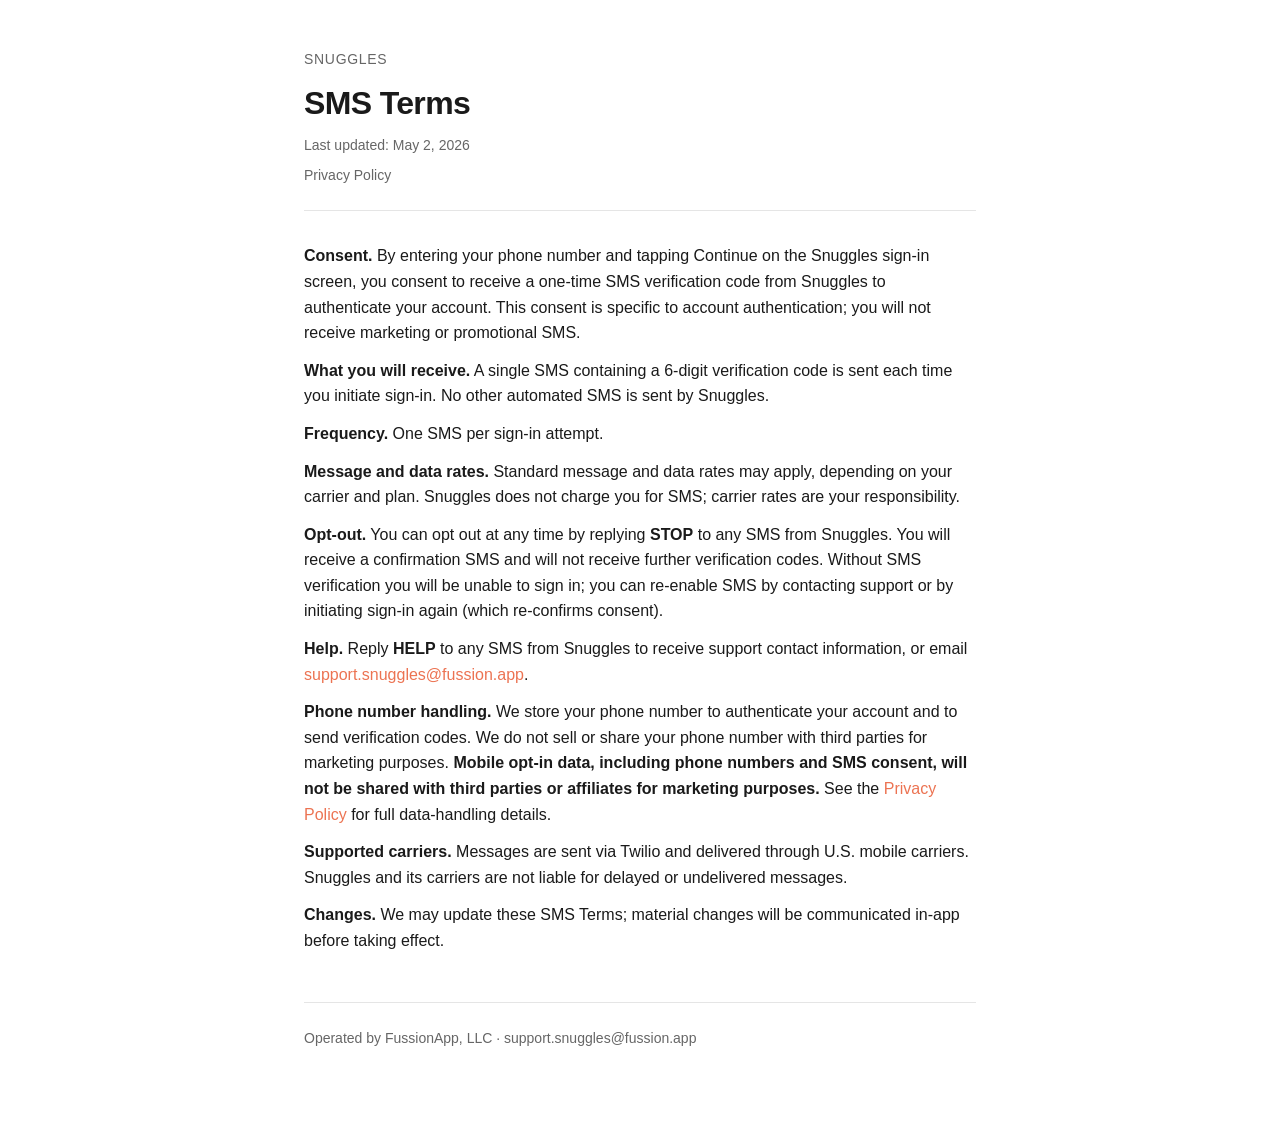
<file: terms/index.html>
<!DOCTYPE html>
<html lang="en">
<head>
<meta charset="utf-8">
<meta name="viewport" content="width=device-width, initial-scale=1">
<title>SMS Terms — Snuggles</title>
<link rel="icon" type="image/png" href="/icon.png">
<link rel="apple-touch-icon" href="/icon.png">
<link rel="stylesheet" href="/style.css">
</head>
<body>
<div class="container">
  <header>
    <div class="brand">Snuggles</div>
    <h1>SMS Terms</h1>
    <div class="updated">Last updated: May 2, 2026</div>
    <div class="nav">
      <a href="/privacy/">Privacy Policy</a>
    </div>
  </header>

  <p><strong>Consent.</strong> By entering your phone number and tapping Continue on the Snuggles sign-in screen, you consent to receive a one-time SMS verification code from Snuggles to authenticate your account. This consent is specific to account authentication; you will not receive marketing or promotional SMS.</p>

  <p><strong>What you will receive.</strong> A single SMS containing a 6-digit verification code is sent each time you initiate sign-in. No other automated SMS is sent by Snuggles.</p>

  <p><strong>Frequency.</strong> One SMS per sign-in attempt.</p>

  <p><strong>Message and data rates.</strong> Standard message and data rates may apply, depending on your carrier and plan. Snuggles does not charge you for SMS; carrier rates are your responsibility.</p>

  <p><strong>Opt-out.</strong> You can opt out at any time by replying <strong>STOP</strong> to any SMS from Snuggles. You will receive a confirmation SMS and will not receive further verification codes. Without SMS verification you will be unable to sign in; you can re-enable SMS by contacting support or by initiating sign-in again (which re-confirms consent).</p>

  <p><strong>Help.</strong> Reply <strong>HELP</strong> to any SMS from Snuggles to receive support contact information, or email <a href="mailto:support.snuggles@fussion.app">support.snuggles@fussion.app</a>.</p>

  <p><strong>Phone number handling.</strong> We store your phone number to authenticate your account and to send verification codes. We do not sell or share your phone number with third parties for marketing purposes. <strong>Mobile opt-in data, including phone numbers and SMS consent, will not be shared with third parties or affiliates for marketing purposes.</strong> See the <a href="/privacy/">Privacy Policy</a> for full data-handling details.</p>

  <p><strong>Supported carriers.</strong> Messages are sent via Twilio and delivered through U.S. mobile carriers. Snuggles and its carriers are not liable for delayed or undelivered messages.</p>

  <p><strong>Changes.</strong> We may update these SMS Terms; material changes will be communicated in-app before taking effect.</p>

  <footer>
    Operated by FussionApp, LLC &middot; <a href="mailto:support.snuggles@fussion.app">support.snuggles@fussion.app</a>
  </footer>
</div>
</body>
</html>
</file>
<file: style.css>
:root {
  --bg: #ffffff;
  --fg: #1a1a1a;
  --muted: #666666;
  --rule: #e5e5e5;
  --accent: #ec7352;
  --code-bg: #f4f4f4;
}

@media (prefers-color-scheme: dark) {
  :root {
    --bg: #121212;
    --fg: #e5e5e5;
    --muted: #a0a0a0;
    --rule: #2a2a2a;
    --accent: #ff8a65;
    --code-bg: #1e1e1e;
  }
}

* {
  box-sizing: border-box;
}

html, body {
  margin: 0;
  padding: 0;
  background: var(--bg);
  color: var(--fg);
  font-family: -apple-system, BlinkMacSystemFont, "Segoe UI", Roboto, Oxygen, Ubuntu, Cantarell, "Helvetica Neue", Arial, sans-serif;
  font-size: 16px;
  line-height: 1.6;
  -webkit-font-smoothing: antialiased;
}

.container {
  max-width: 720px;
  margin: 0 auto;
  padding: 48px 24px 96px;
}

header {
  border-bottom: 1px solid var(--rule);
  padding-bottom: 24px;
  margin-bottom: 32px;
}

header .brand {
  font-size: 14px;
  color: var(--muted);
  letter-spacing: 0.05em;
  text-transform: uppercase;
  margin-bottom: 8px;
}

header h1 {
  margin: 0 0 4px;
  font-size: 32px;
  font-weight: 700;
  letter-spacing: -0.02em;
}

header .updated {
  color: var(--muted);
  font-size: 14px;
}

h2 {
  font-size: 22px;
  margin-top: 40px;
  margin-bottom: 12px;
  letter-spacing: -0.01em;
}

h3 {
  font-size: 17px;
  margin-top: 28px;
  margin-bottom: 8px;
}

p, li {
  margin: 0 0 12px;
}

ul {
  padding-left: 22px;
}

strong {
  color: var(--fg);
}

a {
  color: var(--accent);
  text-decoration: none;
}

a:hover {
  text-decoration: underline;
}

code {
  background: var(--code-bg);
  padding: 2px 6px;
  border-radius: 4px;
  font-size: 14px;
  font-family: "SF Mono", ui-monospace, SFMono-Regular, Menlo, Consolas, monospace;
}

table {
  width: 100%;
  border-collapse: collapse;
  margin: 16px 0 24px;
  font-size: 15px;
}

th, td {
  text-align: left;
  padding: 10px 12px;
  border-bottom: 1px solid var(--rule);
  vertical-align: top;
}

th {
  font-weight: 600;
  background: var(--code-bg);
}

hr {
  border: none;
  border-top: 1px solid var(--rule);
  margin: 48px 0;
}

footer {
  margin-top: 48px;
  padding-top: 24px;
  border-top: 1px solid var(--rule);
  color: var(--muted);
  font-size: 14px;
}

footer a {
  color: var(--muted);
}

.nav {
  display: flex;
  gap: 16px;
  margin-top: 8px;
  font-size: 14px;
}

.nav a {
  color: var(--muted);
}
</file>
